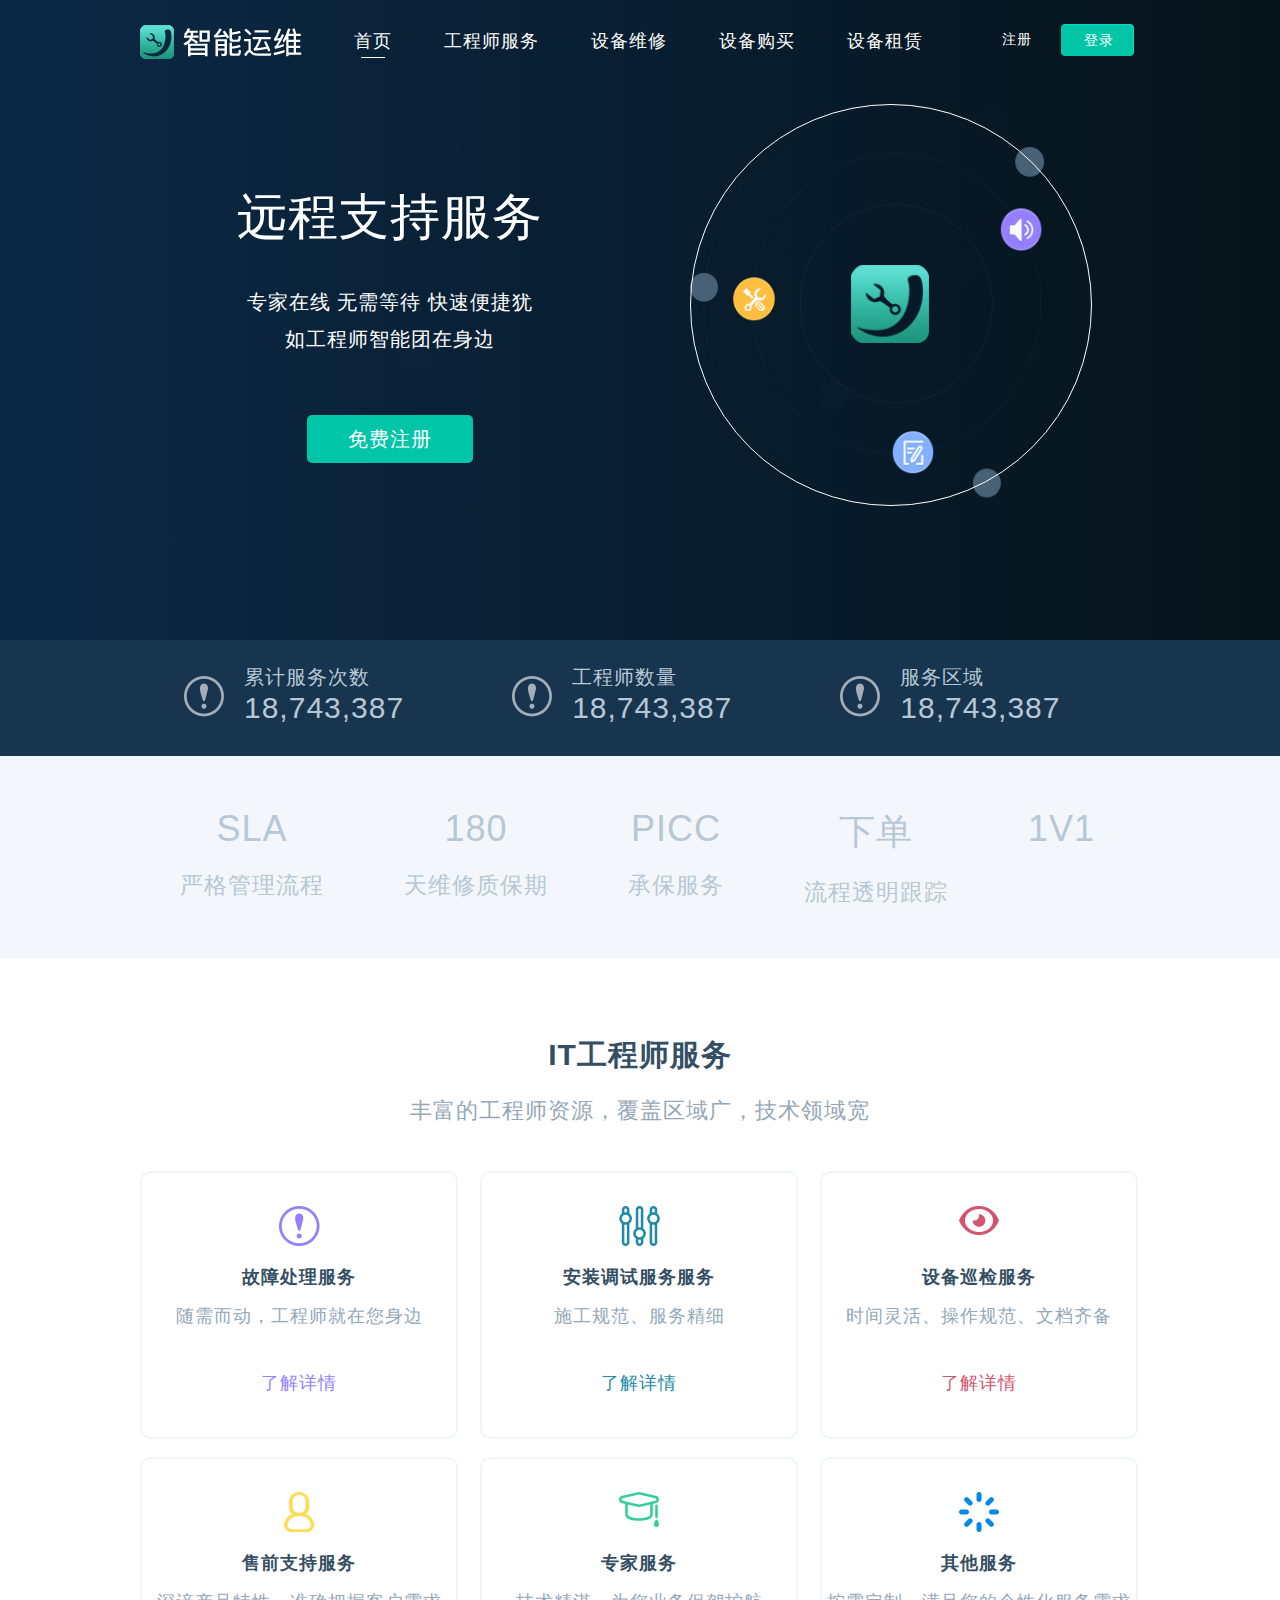
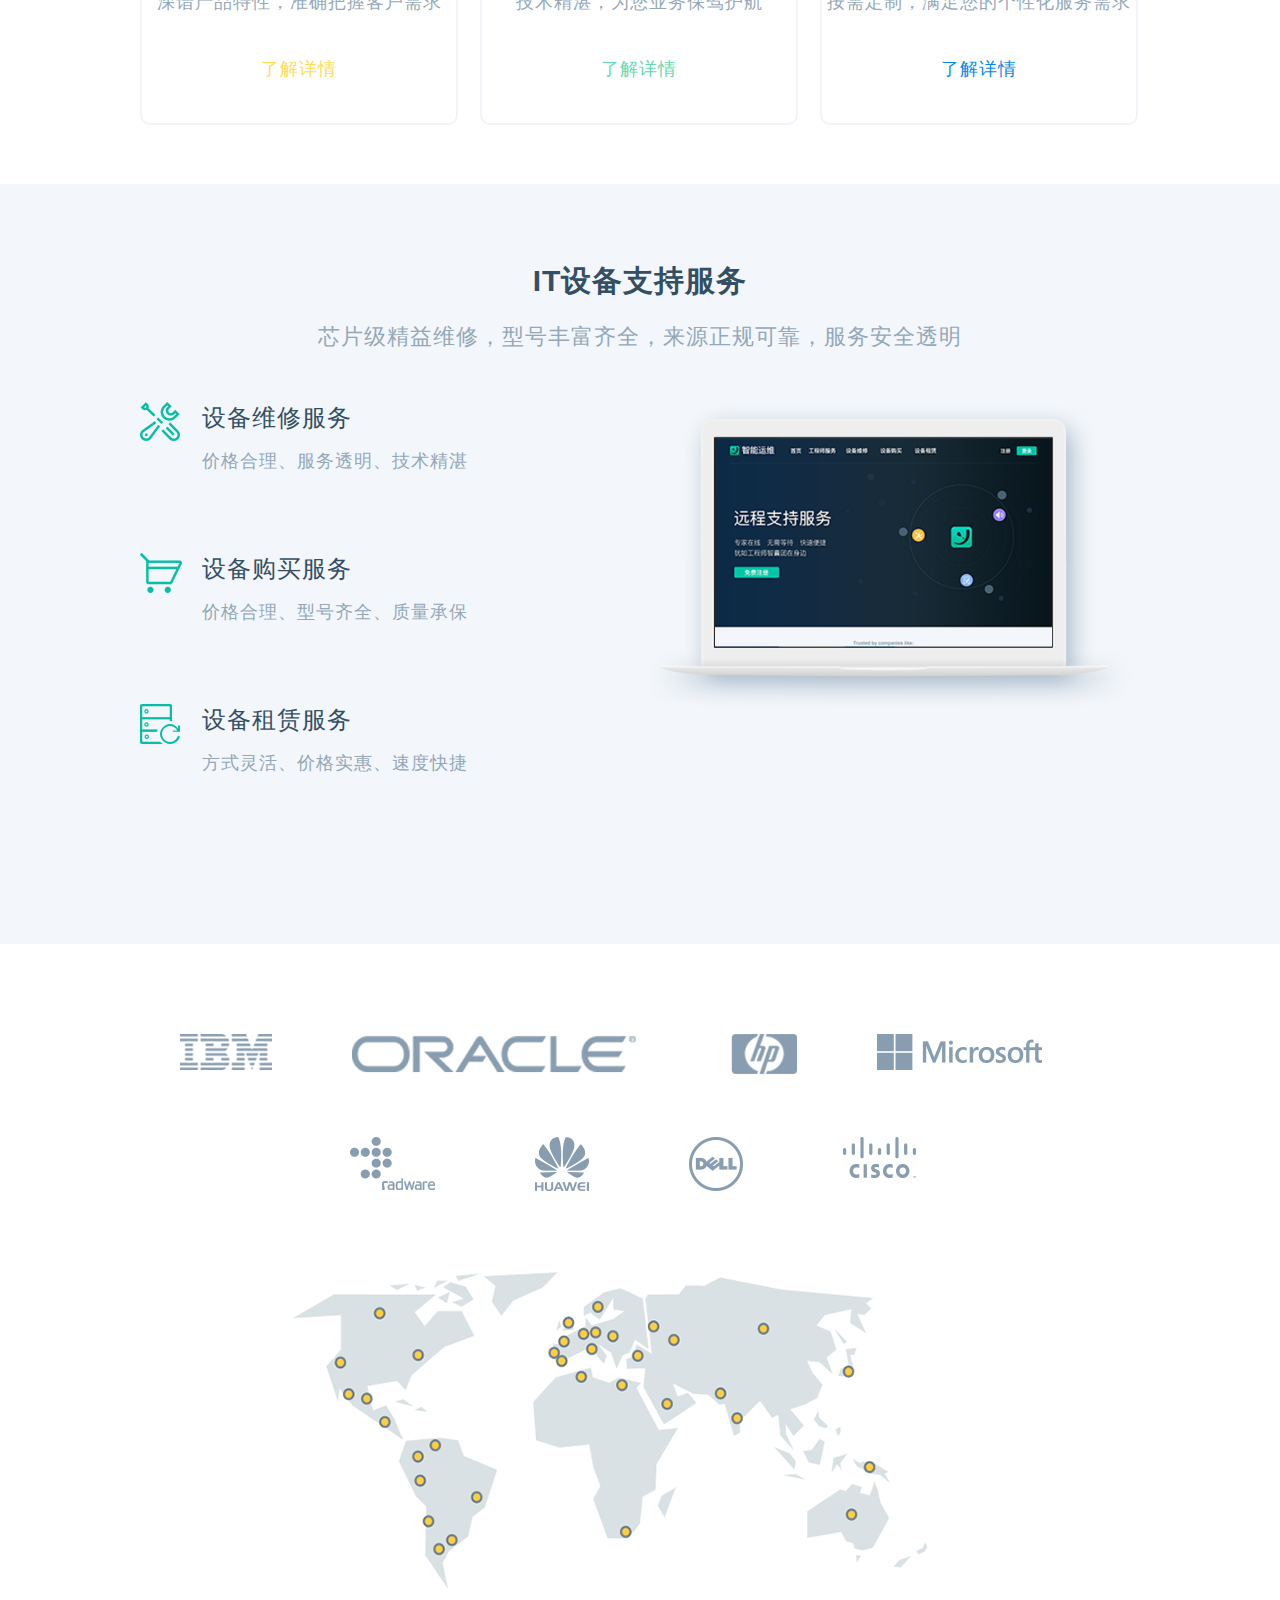
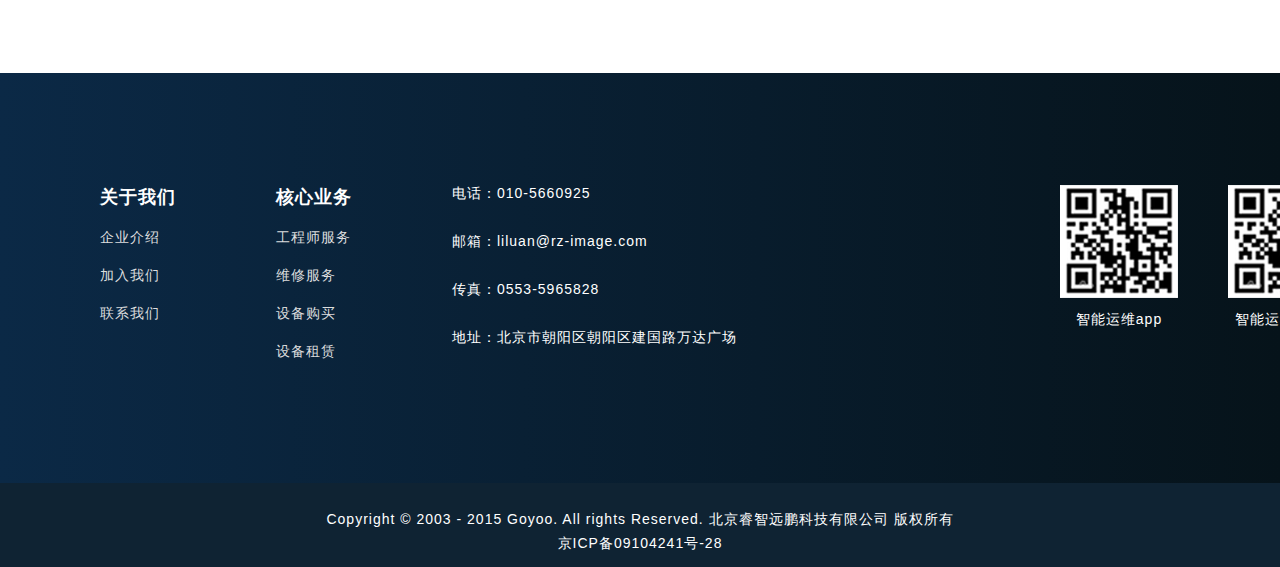
<file: 智能运维官网/index.html>
<!DOCTYPE html>
<html lang="en">

<head>
    <meta charset="UTF-8">
    <title>智能运维官网</title>
    <meta name="Description" content="智能运维官网" />
    <meta name="Keywords" content="智能运维官网" />
    <link href="css/common.css" rel="stylesheet" type="text/css" />
    <link href="css/index.css" rel="stylesheet" type="text/css" />
</head>

<body>
    <!-- 头部信息 -->
    <div class="header_wrap">
        <div class="header_wrap_bgIcon">
            <div class="smallP_header">
                <div class="smallP_headerWrap">
                    <div class="fl">
                        <span class="clear smallP_logo"><img src="images/logo.png"/></span>
                    </div>
                    <div class="fl">
                        <ul class="smallP_nav">
                            <li class=""><a href="###">首页<span class="smallP_nav_active">&nbsp;</span></a></li>
                            <li><a href="serch.html">工程师服务</a></li>
                            <li><a href="ParkLot.html">设备维修</a></li>
                            <li><a href="aboutMe.html">设备购买</a></li>
                            <li><a href="businessServices.html">设备租赁</a></li>
                        </ul>
                    </div>
                    <div class="fr">
                        <ul class="smallP_nav">
                            <li><a href="register.html" class="header_zc">注册</a></li>
                            <li><a href="login.html" class="header_login">登录</a></li>
                        </ul>
                    </div>
                </div>
            </div>
            <div class="clear smallP_content">
                <div class="smallP_contentWrap">
                    <div class="clear smallP_content_banner">
                        <!-- 漂浮物动画效果组件 -->
                        <div class="floaterPlugin">
                            <canvas id="starCanvas" width="1000" height="559"></canvas>
                        </div>
                        <div class="smallP_advText fl mt104">
                            <p class="font-36">远程支持服务</p>
                            <p class="font-18 mt38">专家在线 无需等待 快速便捷犹</p>
                            <p class="font-18 mt10">如工程师智能团在身边</p>
                            <div class="mt62">
                                <a href="javascript:;" class="zhuce_button">免费注册</a>
                            </div>
                        </div>
                        <!-- 旋转动画效果组件 -->
                        <div class="rotatePluginWrap fr">
                            <div class="rotatePlugin">
                                <img src="images/rotatePlugin.png" alt="">
                            </div>
                            <div class="wave ripple"></div>
                            <div class="rotateLogo"><img src="images/rotateLogo.png" alt=""></div>
                        </div>
                    </div>
                </div>
            </div>
        </div>
    </div>
    <!-- 统计 -->
    <div class="tongji">
        <ul>
            <li class="fl">
                <div class="tongjiBox">
                    <div class="tjLeft fl">
                        <img src="images/jingtanhao.png" alt="">
                        
                    </div>
                    <div class="tjRight fl">
                        <p class="tjSize20">累计服务次数</p>
                        <p class="tjSize30">18,743,387</p>
                    </div>
                </div>
            </li>
            <li class="fl">
                <div class="tongjiBox">
                    <div class="tjLeft fl">
                        <img src="images/jingtanhao.png" alt="">
                        
                    </div>
                    <div class="tjRight fl">
                        <p class="tjSize20">工程师数量</p>
                        <p class="tjSize30">18,743,387</p>
                    </div>
                </div>
            </li>
            <li class="fl">
                <div class="tongjiBox">
                    <div class="tjLeft fl">
                        <img src="images/jingtanhao.png" alt="">
                        
                    </div>
                    <div class="tjRight fl">
                        <p class="tjSize20">服务区域</p>
                        <p class="tjSize30">18,743,387</p>
                    </div>
                </div>
            </li>
        </ul>
    </div>
    <!-- 特点 -->
    <div class="tedian">
    	<ul>
    		<li class="fl">
    			<p class="tdSize36">SLA</p>
    			<p class="tdSize23">严格管理流程</p>
    		</li>
    		<li class="fl">
    			<p class="tdSize36">180</p>
    			<p class="tdSize23">天维修质保期</p>
    		</li>
    		<li class="fl">
    			<p class="tdSize36">PICC</p>
    			<p class="tdSize23">承保服务</p>
    		</li>
    		<li class="fl">
    			<p class="tdSize36">下单</p>
    			<p class="tdSize23">流程透明跟踪</p>
    		</li>
    		<li class="fl">
    			<p class="tdSize36">1V1</p>
    			<p class="tdSize23">&nbsp;</p>
    		</li>
    	</ul>
    </div>
	<!-- 工程师服务 -->
	<div class="engineerService">
	    <div class="engineerService_content">
	        <div>
	        	<h1 class="engineerService_title">IT工程师服务</h1>
	        	<p class="engineerService_tip mt20">丰富的工程师资源，覆盖区域广，技术领域宽</p>
	        </div>
	        <div class="grid mt45">
	            <ul>
	                <li class="fl">
	                	<div class="gridIconWrap"><img src="images/gzcl_icon.png" alt=""></div>
	                	<h2 class="mt18 grid-title">故障处理服务</h2>
	                	<p class="mt15 grid-tip">随需而动，工程师就在您身边</p>
	                	<a href="javascript:;" class="mt35 es-color1 ftsize18 detailButton">了解详情</a>
	                </li>
	                <li class="fl ml22">
	                	<div class="gridIconWrap"><img src="images/azts_icon.png" alt=""></div>
	                	<h2 class="mt18 grid-title">安装调试服务服务</h2>
	                	<p class="mt15 grid-tip">施工规范、服务精细</p>
	                	<a href="javascript:;" class="mt35 es-color2 ftsize18 detailButton">了解详情</a>
	                </li>
	                <li class="fl ml22">
	                	<div class="gridIconWrap"><img src="images/sbxj_icon.png" alt=""></div>
	                	<h2 class="mt18 grid-title">设备巡检服务</h2>
	                	<p class="mt15 grid-tip">时间灵活、操作规范、文档齐备</p>
	                	<a href="javascript:;" class="mt35 es-color3 ftsize18 detailButton">了解详情</a>
	                </li>
	            </ul>
	        </div>
	        <div class="grid mt18">
	            <ul>
	                <li class="fl">
	                	<div class="gridIconWrap"><img src="images/sqzc_icon.png" alt=""></div>
	                	<h2 class="mt18 grid-title">售前支持服务</h2>
	                	<p class="mt15 grid-tip">深谙产品特性，准确把握客户需求</p>
	                	<a href="javascript:;" class="mt35 es-color4 ftsize18 detailButton">了解详情</a>
	                </li>
	                <li class="fl ml22">
	                	<div class="gridIconWrap"><img src="images/zjfw_icon.png" alt=""></div>
	                	<h2 class="mt18 grid-title">专家服务</h2>
	                	<p class="mt15 grid-tip">技术精湛，为您业务保驾护航</p>
	                	<a href="javascript:;" class="mt35 es-color5 ftsize18 detailButton">了解详情</a>
	                </li>
	                <li class="fl ml22">
	                	<div class="gridIconWrap"><img src="images/qtfw_icon.png" alt=""></div>
	                	<h2 class="mt18 grid-title">其他服务</h2>
	                	<p class="mt15 grid-tip">按需定制，满足您的个性化服务需求</p>
	                	<a href="javascript:;" class="mt35 es-color6 ftsize18 detailButton">了解详情</a>
	                </li>
	            </ul>
	        </div>
	    </div>
	</div>

	<!-- 设备支持服务 -->
	<div class="deviceService">
		<div class="deviceServiceContent">
	    	<h1 class="engineerService_title">IT设备支持服务</h1>
	    	<p class="engineerService_tip mt20">芯片级精益维修，型号丰富齐全，来源正规可靠，服务安全透明</p>
		</div>
		<div class="deviceServiceContent clear">
			<div class="smallP_advText fl">
				<ul class="mt50">
					<li>
						<div class="dsIconWrap fl"><img src="images/Tools.png" alt=""></div>
						<div class="fl pl20">
							<p class="ftsize24 dsC1">设备维修服务</p>
							<p class="ftsize18 dsC2 pt15">价格合理、服务透明、技术精湛</p>
						</div>
					</li>
					<li class="mt80">
						<div class="dsIconWrap fl"><img src="images/Cart.png" alt=""></div>
						<div class="fl pl20">
							<p class="ftsize24 dsC1">设备购买服务</p>
							<p class="ftsize18 dsC2 pt15">价格合理、型号齐全、质量承保</p>
						</div>
					</li>
					<li class="mt80">
						<div class="dsIconWrap fl"><img src="images/Update.png" alt=""></div>
						<div class="fl pl20">
							<p class="ftsize24 dsC1">设备租赁服务</p>
							<p class="ftsize18 dsC2 pt15">方式灵活、价格实惠、速度快捷</p>
						</div>
					</li>
				</ul>
			</div>
			<div class="dsWrap fl">
				<div class="deviceServicePC mt50"></div>
			</div>
			
		</div>
		
	</div>
	<!-- 合作商家地图 -->
	<div class="BusinessMap">
		<div class="BusinessMapContent">
			<ul class="business1">
				<li class="fl"><img src="images/ibm.png" alt=""></li>
				<li class="fl"><img src="images/oracle.png" alt=""></li>
				<li class="fl"><img src="images/microsoft.png" alt=""></li>
			</ul>
		</div>
		<div class="BusinessMapContent mt60">
			<ul class="business2">
				<li class="fl"><img src="images/radware.png" alt=""></li>
				<li class="fl"><img src="images/huawei.png" alt=""></li>
				<li class="fl"><img src="images/dell.png" alt=""></li>
				<li class="fl"><img src="images/cisco.png" alt=""></li>
			</ul>
		</div>
		<div class="mapWrap mt60"><img src="images/map.png" alt=""></div>
	</div>
	<!-- 联系方式 -->
	<div class="clear smallP_contract lianxi">
	      <div class="smallP_contractWrap">
	            <div class="smallP_contractBox lianxiList pl100 fl" >
	                  <h2>关于我们</h2>
	                  <p><a href="">企业介绍</a></p>
	                  <p><a href="">加入我们</a></p>
	                  <p><a href="">联系我们</a></p>
	            </div>
	            <div class="smallP_contractBox lianxiList pl100 fl" >
	                  <h2>核心业务</h2>
	                  <p><a href="">工程师服务</a></p>
	                  <p><a href="">维修服务</a></p>
	                  <p><a href="">设备购买</a></p>
	                  <p><a href="">设备租赁</a></p>
	            </div>
	            <div class="smallP_contractBox lianxiDetail pl100 fl" >
	                  <p>电话：010-5660925</p>
	                  <p>邮箱：liluan@rz-image.com</p>
	                  <p>传真：0553-5965828</p>
	                  <p>地址：北京市朝阳区朝阳区建国路万达广场</p>
	            </div>

	           <div class="smallP_contractBox fr" style="width:auto; float: right !important; margin-right: 20px;">
	               <div class="smallP_contract_twoDim">
	                   <div class="QRcodeWrap"><img src="images/gzhQR.png" alt=""></div>
	                   <p class="QRtitle mt10 text-ct">
	                       智能运维公众号
	                   </p>
	               </div>
	           </div>
	           <div class="smallP_contractBox fr" style="width:auto; float: right !important; margin-right: 50px;">
	               <div class="smallP_contract_twoDim">
	                   <div class="QRcodeWrap"><img src="images/znywQR.png" alt=""></div>
	                   <p class="QRtitle mt10 text-ct">
	                       智能运维app
	                   </p>
	               </div>
	           </div>
	      </div>
	</div>
	<!-- 页脚 -->
	<div class="smallP_footer">
	       <div class="smallP_footerWrap">
	             <p>Copyright © 2003 - 2015 Goyoo. All rights Reserved. 北京睿智远鹏科技有限公司 版权所有</p>
	             <p>京ICP备09104241号-28</p>
	       </div>
	</div>
</body>
<script type="text/javascript" src="js/jquery-1.7.1.js"></script>
<script src="js/star.js"></script>

</html>
</file>
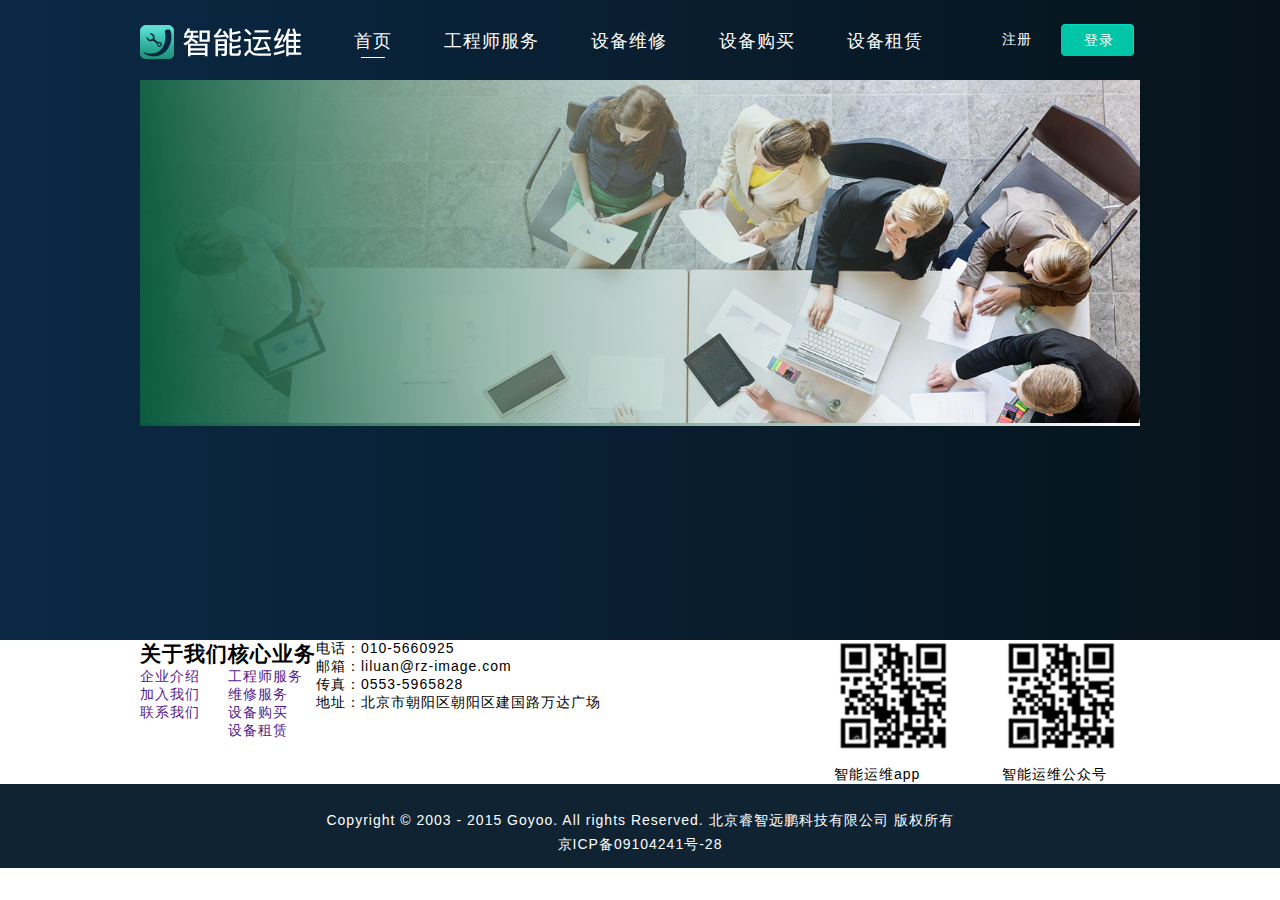
<file: 智能运维官网/engineerService.html>
<!DOCTYPE html>
<html lang="en">

<head>
    <meta charset="UTF-8">
    <title>工程师服务</title>
    <meta name="Description" content="智能运维工程师服务" />
    <meta name="Keywords" content="智能运维工程师服务" />
    <link href="css/common.css" rel="stylesheet" type="text/css" />
    <style>
        .banner{
            width:1000px;
            margin:0 auto;
            background: linear-gradient(to right, #085a3c, #ffffff);
        }
        .banner img{width:100%;}
    </style>
</head>

<body>
    <!-- 头部信息 -->
    <div class="header_wrap">
        <div class="header_wrap_bgIcon">
            <div class="smallP_header">
                <div class="smallP_headerWrap">
                    <div class="fl">
                        <span class="clear smallP_logo"><img src="images/logo.png"/></span>
                    </div>
                    <div class="fl">
                        <ul class="smallP_nav">
                            <li class=""><a href="###">首页<span class="smallP_nav_active">&nbsp;</span></a></li>
                            <li><a href="serch.html">工程师服务</a></li>
                            <li><a href="ParkLot.html">设备维修</a></li>
                            <li><a href="aboutMe.html">设备购买</a></li>
                            <li><a href="businessServices.html">设备租赁</a></li>
                        </ul>
                    </div>
                    <div class="fr">
                        <ul class="smallP_nav">
                            <li><a href="register.html" class="header_zc">注册</a></li>
                            <li><a href="login.html" class="header_login">登录</a></li>
                        </ul>
                    </div>
                </div>
            </div>
        </div>
        <div class="banner"><img src="images/engineer_banner.png" alt=""></div>
    </div>
    <!-- 联系方式 -->
    <div class="clear smallP_contract lianxi">
          <div class="smallP_contractWrap">
                <div class="smallP_contractBox lianxiList pl100 fl" >
                      <h2>关于我们</h2>
                      <p><a href="">企业介绍</a></p>
                      <p><a href="">加入我们</a></p>
                      <p><a href="">联系我们</a></p>
                </div>
                <div class="smallP_contractBox lianxiList pl100 fl" >
                      <h2>核心业务</h2>
                      <p><a href="">工程师服务</a></p>
                      <p><a href="">维修服务</a></p>
                      <p><a href="">设备购买</a></p>
                      <p><a href="">设备租赁</a></p>
                </div>
                <div class="smallP_contractBox lianxiDetail pl100 fl" >
                      <p>电话：010-5660925</p>
                      <p>邮箱：liluan@rz-image.com</p>
                      <p>传真：0553-5965828</p>
                      <p>地址：北京市朝阳区朝阳区建国路万达广场</p>
                </div>

               <div class="smallP_contractBox fr" style="width:auto; float: right !important; margin-right: 20px;">
                   <div class="smallP_contract_twoDim">
                       <div class="QRcodeWrap"><img src="images/gzhQR.png" alt=""></div>
                       <p class="QRtitle mt10 text-ct">
                           智能运维公众号
                       </p>
                   </div>
               </div>
               <div class="smallP_contractBox fr" style="width:auto; float: right !important; margin-right: 50px;">
                   <div class="smallP_contract_twoDim">
                       <div class="QRcodeWrap"><img src="images/znywQR.png" alt=""></div>
                       <p class="QRtitle mt10 text-ct">
                           智能运维app
                       </p>
                   </div>
               </div>
          </div>
    </div>
    <!-- 页脚 -->
    <div class="smallP_footer">
           <div class="smallP_footerWrap">
                 <p>Copyright © 2003 - 2015 Goyoo. All rights Reserved. 北京睿智远鹏科技有限公司 版权所有</p>
                 <p>京ICP备09104241号-28</p>
           </div>
    </div>
</body>
<script type="text/javascript" src="js/jquery-1.7.1.js"></script>

</html>
</file>
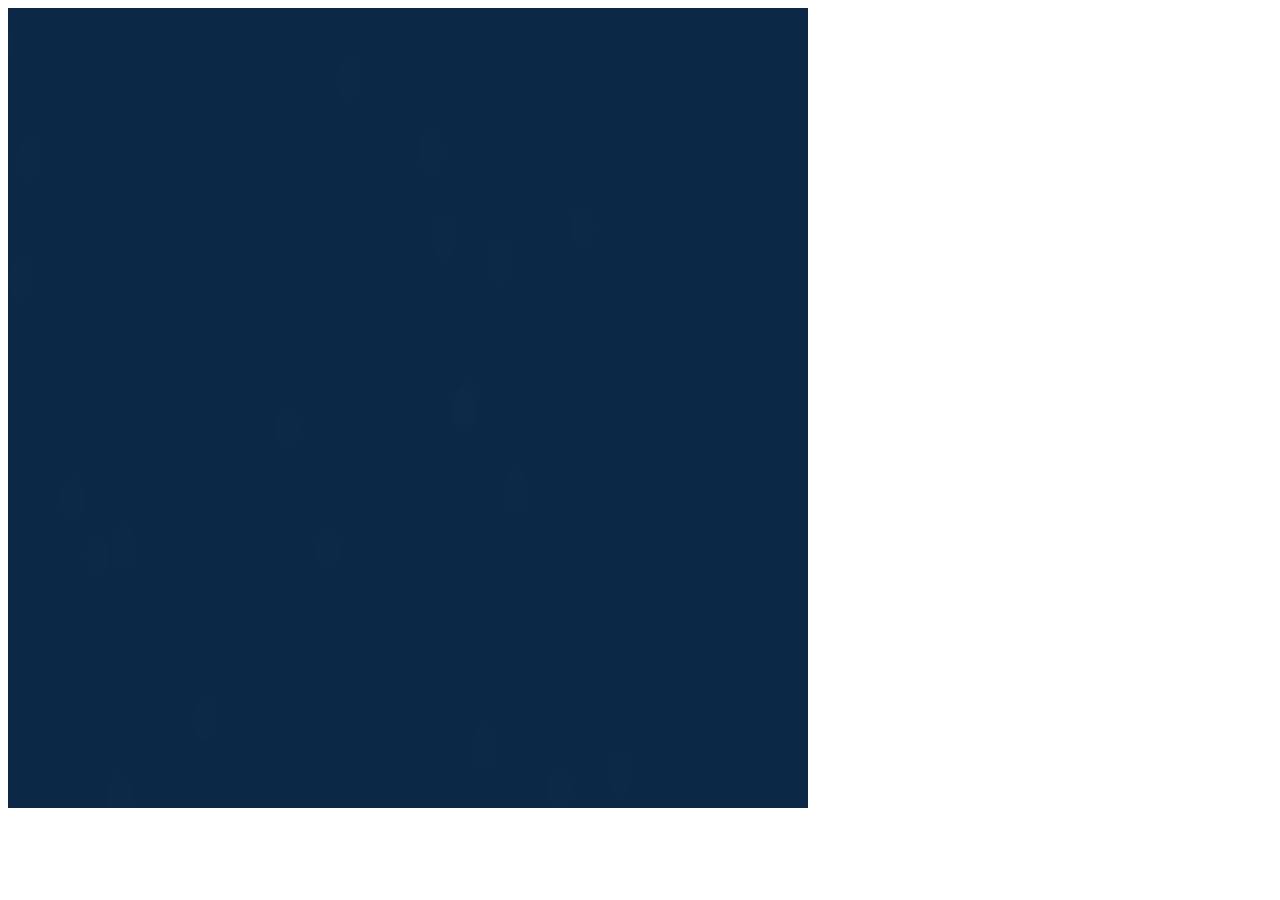
<file: 智能运维官网/star.html>
<!DOCTYPE html>
<html lang="en">
<head>
	<meta charset="UTF-8">
	<title>Document</title>
	<style>
	.header {
		position: relative;
		width:800px;
	    height: 800px;
	    overflow: hidden;
	    background-color: #0b2946;
	}
	.header > canvas {
	    position: absolute;
	    width: 800px;
	    height: 100%;
	    left: 50%;
	    margin-left: -400px;
	}
	</style>
</head>
<body>
	<div class="header">
		<canvas id="starCanvas" width="800" height="800"></canvas>
	</div>
</body>
<script src="js/star.js"></script>
</html>
</file>
<file: 智能运维官网/css/common.css>
@charset "utf-8";
/*******通用全局样式********/
* {margin:0;padding:0;list-style:none;letter-spacing: 1px;}
body {font-size:14px;width:100%; font-family:"PingFang SC","Microsoft Yahei","宋体",arial; letter-spacing: 1px; }
table {border-collapse:collapse;border:1px solid #ccc;}
table th,table tr,table td {border:1px solid #ccc;text-align:center;}
a,span,i,h4,h3,label,input {display:inline-block;}
a {text-decoration:none;cursor:pointer;}
img {border:none 0;}
dt,dd {	display: inline-block;}
.bg_orange{ background: #ff8903; color: #fff}
button,input,select,textarea {font-size:14px; font-family:"PingFang SC",arial,'宋体';}
ul,ol,li {	list-style: none;}
.fl{	float:left;	display:inline;}
.fr{	float:right;display:inline;}
.border-bottom { border-bottom:1px dashed #bbb; margin-bottom:10px; }
.clear:after {display:block;	content:'';	clear:both;}
.clear {zoom:1;}
.disN {display:none;}
.mt10{ margin-top: 10px;}
.mt15{ margin-top: 15px;}
.mt20{ margin-top: 20px;}
.mt38{ margin-top: 38px;}
.mt45{ margin-top: 45px;}
.mt62{ margin-top: 62px;}
.ml15{ margin-left: 15px;}
.ml20{ margin-left: 20px;}
.mr15{ margin-right: 15px;}
.ml30{ margin-left: 30px;}
.ml50{ margin-left: 50px;}
.pt10{ padding-top: 10px;}
.pr10{ padding-right: 10px;}
.e-content { width:100%; }
.disabled{color:#000000;}
.smallP_header,.logo_Wrap,.smallP_content,.smallP_content_openCardWrap,.smallP_contentWrap,.smallP_adv,.smallP_contract,.smallP_footer{ width: 100%;}
.smallP_headerWrap,.smallP_content_banner,.smallP_advWrap,.smallP_content_beacon,.smallP_content_openCard,.smallP_content_newList,.smallP_advWrap,.smallP_contractWrap,.smallP_newsWrap,.newsInfoWrap,.smallP_page,.smallP_news_bannerWrap,.smallP_experienceWrap,.logoWrap,.smallP_formContent,.personCenter,.openCardWrap,.service_wrap,.smallP_footerWrap{ width: 1000px; margin: 0 auto;}
/**********************************导航公共样式*****************************************************/
.header_wrap{
    background: linear-gradient(to right, #0b2946, #06131a); /* 标准的语法 */
    height: 640px;
}
.header_ChildWrap,.header_ChildWrap .header_wrap_bgIcon{
    height: auto;
    background: none;
    background-color: #01aa82;
}
.smallP_headerWrap{height: 80px}
.smallP_headerWrap ul{
    height: 80px;
}
.smallP_logo{
    margin-top: 5px;
}
.smallP_logo img{ padding-top: 20px;}
.smallP_nav li{ float: left; display: inline-block;height: 80px; z-index: 10; margin-top: -3px;  }
.smallP_nav li a{ font-size:18px;color: #fff; padding-bottom: 0px; margin-top:32px;   padding-left: 52px; padding-right: 0px;}
.smallP_nav li .header_login{
    font-size: 14px;
    height: 33px;
    line-height: 33px;
    position: relative;
    top:-5px;
    margin-left: 26px;
    padding-left:26px;
    padding-right:26px;
    background: url(../images/header_login_bg.png) no-repeat 2px 0;
    text-align: center;
}
.smallP_nav li .header_zc{
    font-size: 14px;
    padding-left: 0px;
    margin-left:26px;
    margin-top: 34px;
}
.smallP_nav li a .smallP_nav_active{ height: 4px; display:block;color: #fff;margin-left:7px; margin-right: 7px; border-bottom: 1px solid #fff }
/**********************************底部公共样式*****************************************************/
.smallP_footer{ background: #0f2333; height: 84px;}
.smallP_footerWrap{ padding-top: 24px;}
.smallP_footerWrap p{ text-align: center; line-height: 24px; color: #fff; font-size: 14px;}

/***********************************分页公共样式***************************************************************/
.smallP_page{ padding-left: 10px; height: 34px; padding-right: 10px;margin-top:45px; margin-bottom: 45px; text-align: center}
.smallP_page a,.smallP_page span{ color: #2f2f2f; font-size: 12px;}
.smallP_page a{width:28px;height:14px; border: 1px solid #8e8e8e; border-radius: 4px; -webkit-border-radius: 4px; -moz-border-radius: 4px;-o-border-radius:4px; padding: 7px 0px; margin-right: 5px;}
.smallP_page a:hover{ border: 1px solid #222}
.smallP_page .smallP_pageActive{ color: #fff; border: 1px solid #e57a00; background:#ff8903}
.smallP_page .smallP_pageActive:hover{ border: 1px solid #e57a00}
.smallP_page label{ display:inline-block;color: #9d9d9d;*margin-top: -25px;}
.smallP_page input{ width: 28px; padding: 7px 5px; text-align: center; height:14px;border: 1px solid #a2a2a2;border-radius: 4px; -webkit-border-radius: 4px; -moz-border-radius: 4px;-o-border-radius:4px; }
.smallP_page .smallP_pagePrev,.smallP_pageNext{ height: 14px; line-height: 14px; position:relative;top:-5px;*top:0px;}

.smallP_pageBtn{ margin-left: 5px;}
.smallP_icon_pagePrev{ width:7px; height:10px;background: url(../images/common_icon.png) 0px -72px; vertical-align: middle; position: relative; top:2px;*top:-2px; }
.smallP_icon_pageNext{ width:7px; height:10px;background: url(../images/common_icon.png) -24px -72px; vertical-align: middle; position: relative; top:2px;*top:-2px;}
</file>
<file: 智能运维官网/css/index.css>
.smallP_advText{  width:50%;color: #fff}
.smallP_advBigT{  padding-left: 27px; padding-right: 35px; padding-top: 13px; padding-bottom: 13px; font-size: 36px; border-radius: 4px;-webkit-border-radius: 4px; -moz-border-radius: 4px;-o-border-radius:3px;}
.smallP_advSmallT{ height: 63px; line-height: 63px; margin-top: 36px; margin-bottom: 77px; font-size: 22px; margin-left: 27px; text-shadow: 5px 5px 5px #361d00;
}
.smallP_contentWrap a{ color: #fff}
.smallP_contentWrap{height:100%; background-repeat: no-repeat;position: relative;}
.smallP_contentWrap .smallP_content_banner{ height: 559px; text-align: center;position: relative;}
.smallP_two_dimension{ width: 422px;}
.smallP_twoDimBox{ width: 196px; margin-top:146px; float: left; display: inline-block;text-align: center; background: #fff; border: 0px solid #c2bfbd; box-shadow: 0px 0px 5px #a2a19f}
.smallP_twoDimBox p{ padding: 15px 22px;}
.smallP_twoDimT{ padding-top: 10px; padding-bottom: 10px; background: #ff8903; color: #fff; font-size: 17px; text-align: center;}
.smallP_adv{ height: 308px; background: url(../images/banner_footer0.jpg) center 0%;}

.floaterPlugin{
    position: absolute;
    left:0;
    top:0;
    width:100%;
    height:100%;
    
}
.floaterPlugin canvas{
    width:100%;
    height:100%;
}
.rotatePluginWrap{
    position: relative;
    width:50%;
    height:100%;
}
.rotatePlugin{
    position: absolute;
    width:400px;
    height: 400px;
    left:50%;
    top:40%;
    margin-top: -200px;
    margin-left: -200px;
    animation: rotate 120s infinite linear;
}
.rotatePlugin img{
    width:100%;
    height:100%;
}
.rotateLogo{
    position: absolute;
    width:78px;
    height:78px;
    left:50%;
    top:40%;
    margin-top: -39px;
    margin-left: -39px;
}
.rotateLogo img{
    width:100%;
    height:100%;
}
.font-36{
    font-size: 50px;
}
.font-18{
    font-size: 20px;
}
.mt104{
    margin-top: 104px;
}
.zhuce_button{
    width:166px;
    height:48px;
    line-height: 48px;
    color:#ffffff;
    text-align: center;
    background: #00c6a7;
    border:0;
    border-radius: 5px;
    font-size: 20px;
}
.wave{
    position: absolute;
    width: 400px;
    height: 400px;
    border-radius: 50%;
    border:solid 1px white;
    left:50%;
    top:40%;
    margin-top: -200px;
    margin-left: -200px;
}
.wave:after{
    border:solid 1px white;
    transform: scale(.5);
}
.ripple{
    animation:cir 8s both infinite linear;
}
@-webkit-keyframes rotate {
    from { transform: rotate(0deg); }
    to { transform: rotate(360deg); }
}
@-o-keyframes rotate {
    from { transform: rotate(0deg); }
    to { transform: rotate(360deg); }
}
@-moz-keyframes rotate {
    from { transform: rotate(0deg); }
    to { transform: rotate(360deg); }
}
@keyframes rotate {
    from { transform: rotate(0deg); }
    to { transform: rotate(360deg); }
}
@keyframes cir{
    0%{
        transform:scale(0.1);
        opacity: 0;
    }
    60%{
        transform:scale(0.2);
        opacity: 0.5;
    }
    100%{transform:scale(1.2);
        opacity: 0;
    }
}
.tongji {
    height: 116px;
    background: #18354f;
}
.tongji ul{width:1000px;margin:0 auto; overflow: hidden;}
.tongji ul li{padding:24px 44px;}
.tjRight{padding: 0 20px;}
.tjLeft{padding:12px 0;}
.tjSize20{font-size: 20px;color:#b6c8d6;}
.tjSize30{font-size: 30px;color:#b6c8d6;}
.tedian{
    height: 202px;
    background: #f3f6fa;
}
.tedian ul{width:1000px;margin:0 auto; overflow: hidden;}
.tedian ul li{padding:42px 40px;}
.tedian p{
    text-align: center;
    padding:10px 0;
}
.tdSize36{font-size: 36px;color:#b6c8d6;}
.tdSize23{font-size: 23px;color:#b6c8d6;}
.engineerService{
    height:826px;
    background: #ffffff;
}
.engineerService_content{
    margin:0 auto;
    width:1000px;
    padding-top:77px;
}
.engineerService_title{
    font-size: 30px;
    color:#344f64;
    text-align: center;
}
.engineerService_tip{
    font-size: 22px;
    color: #94a8b8;
    text-align: center;
}
.grid ul{overflow: hidden;}
.grid ul li{
    width:314px;
    padding:33px 0;
    border:2px solid #f1f5f9;
    border-radius: 10px;
    text-align: center;
}
.mt77{
    margin-top: 77px;
}
.mt33{margin-top: 33px;}
.mt18{margin-top: 18px;}
.mt35{margin-top: 35px;}
.ml22{margin-left: 22px}
.grid-title{font-size: 18px;color:#344f64;}
.grid-tip{font-size: 18px;color:#94a8b8;}
.ftsize18{
    font-size: 18px;
}
.gridIconWrap{
    height:41px;
    line-height: 41px;
}
.detailButton{width:122px;height:41px;line-height:41px;border-radius: 5px;}
.es-color1{color:#957fff;}
.es-color2{color:#208aa7;}
.es-color3{color:#d2556d;}
.es-color4{color:#ffdc53;}
.es-color5{color:#61dab1;}
.es-color6{color:#0489e8;}

.deviceService{
    height:683px;
    padding-top: 77px;
    background: #f3f6fa;
}
.deviceServicePC{
    width:500px;
    height: 344px;
    background: url(../images/pc.png) no-repeat 0 0;
    background-size: 100% 100%;
}
.deviceServiceContent{
    width:1000px;
    margin: 0 auto;
    overflow: hidden;
}
.dsWrap{
    width:50%;
}
.dsIconWrap{width:42px;height:40px;}
.mt50{margin-top: 50px;}
.ftsize24{font-size: 24px}
.ftsize18{font-size: 18px}
.dsC1{
    color:#344f64;
}
.dsC2{
    color:#94a8b8;
}
.deviceServiceContent ul li{
    overflow: hidden;
}
.pl20{padding-left: 20px;}
.pt15{padding-top: 15px;}
.mt80{margin-top: 80px;}
.BusinessMap{
    background: #ffffff;
    height:639px;
    padding-top: 90px;
}
.BusinessMapContent{
    width:1000px;
    margin: 0 auto;
}
.BusinessMapContent ul{
    overflow: hidden;
}
.business1 li{padding:0 40px;}
.business2{padding:0 160px;}
.business2 li{padding:0 50px;}
.mapWrap{width:1000px;margin:0 auto;text-align: center;}
.mt60{
    margin-top: 60px;
}
.smallP_contractWrap{width:1366px; margin: 0 auto;}
.lianxi{
    padding-top: 112px;
    height:298px;
    background: linear-gradient(to right, #0b2946, #06131a);
}
.lianxiList p{color:#ffffff;font-size: 14px; padding-top: 20px;}
.lianxiList a{color:#dcddde;font-size: 14px;}
.lianxiList h2{color:#ffffff;font-size: 18px;}
.pl100{padding-left: 100px}
.lianxiDetail p{color:#ffffff;font-size: 14px;padding-bottom: 30px;}
.text-ct{text-align: center;}
.QRtitle{color:#ffffff;}
</file>
